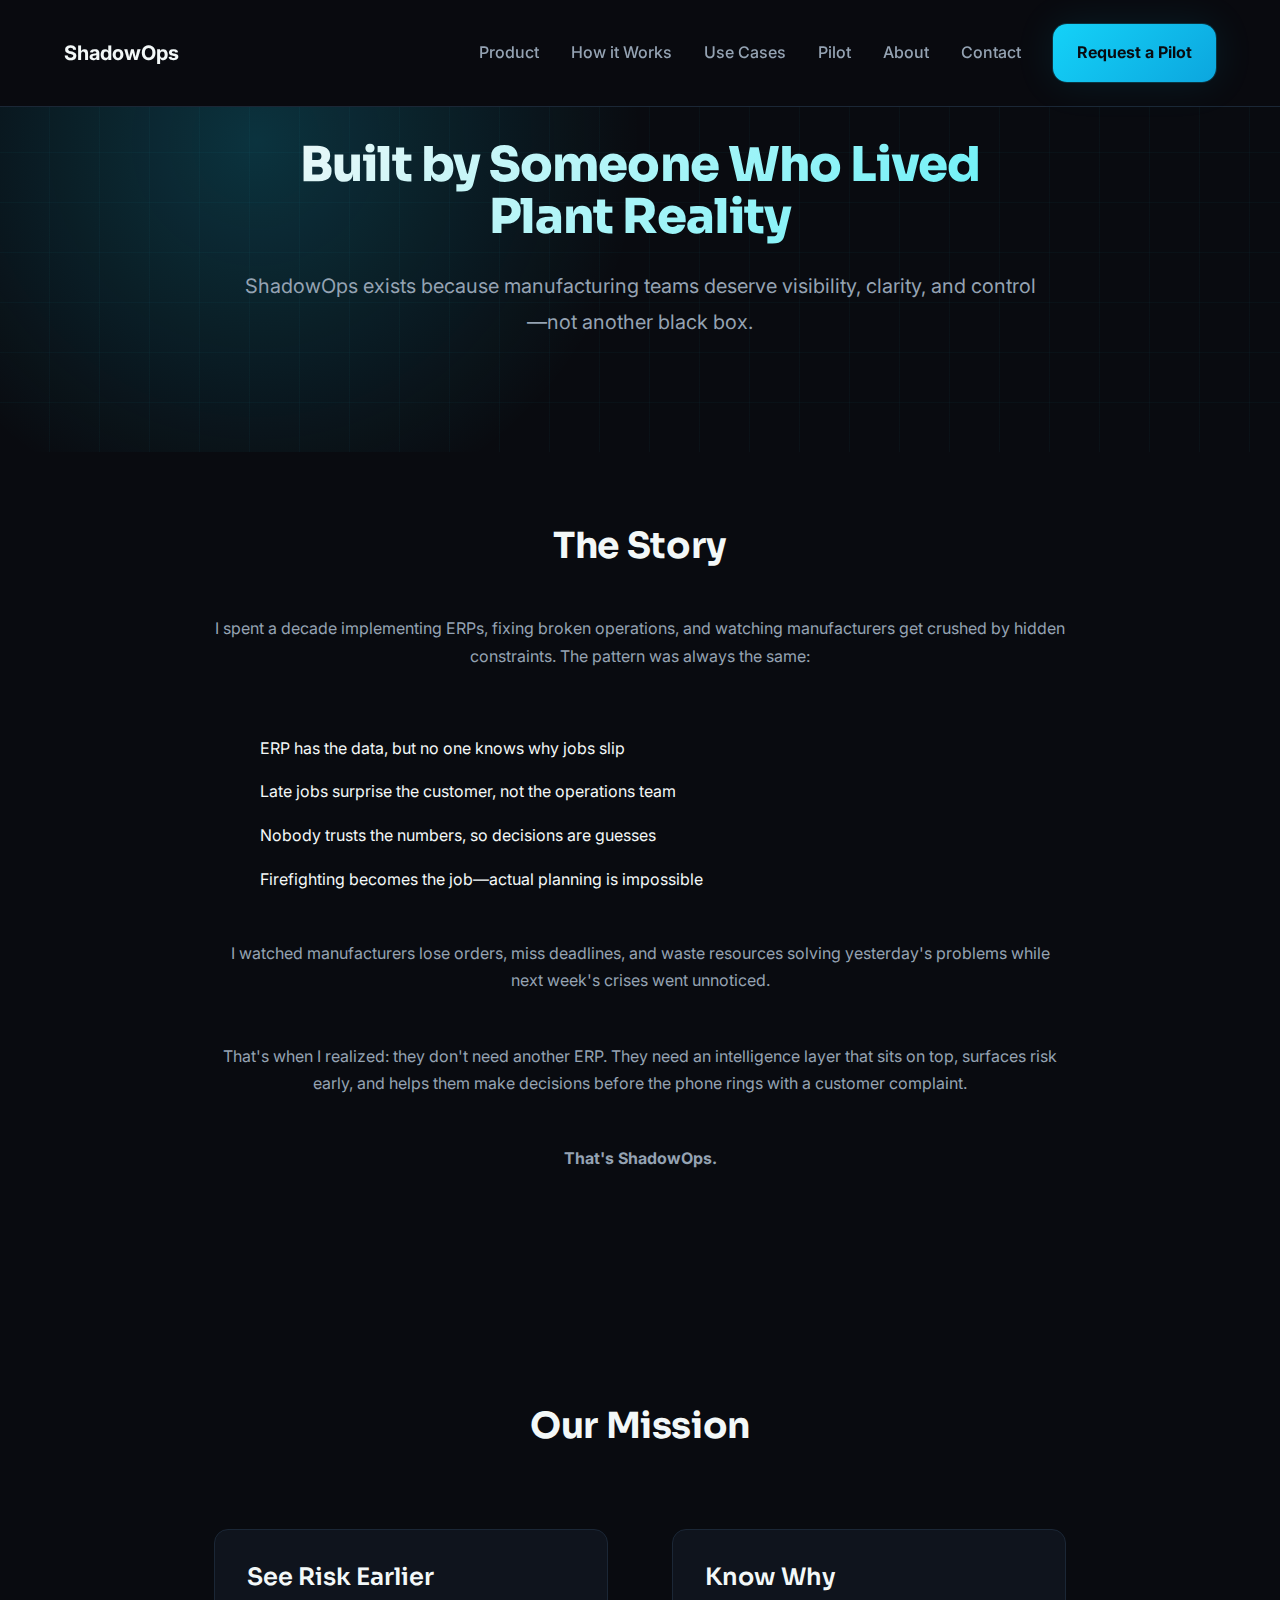
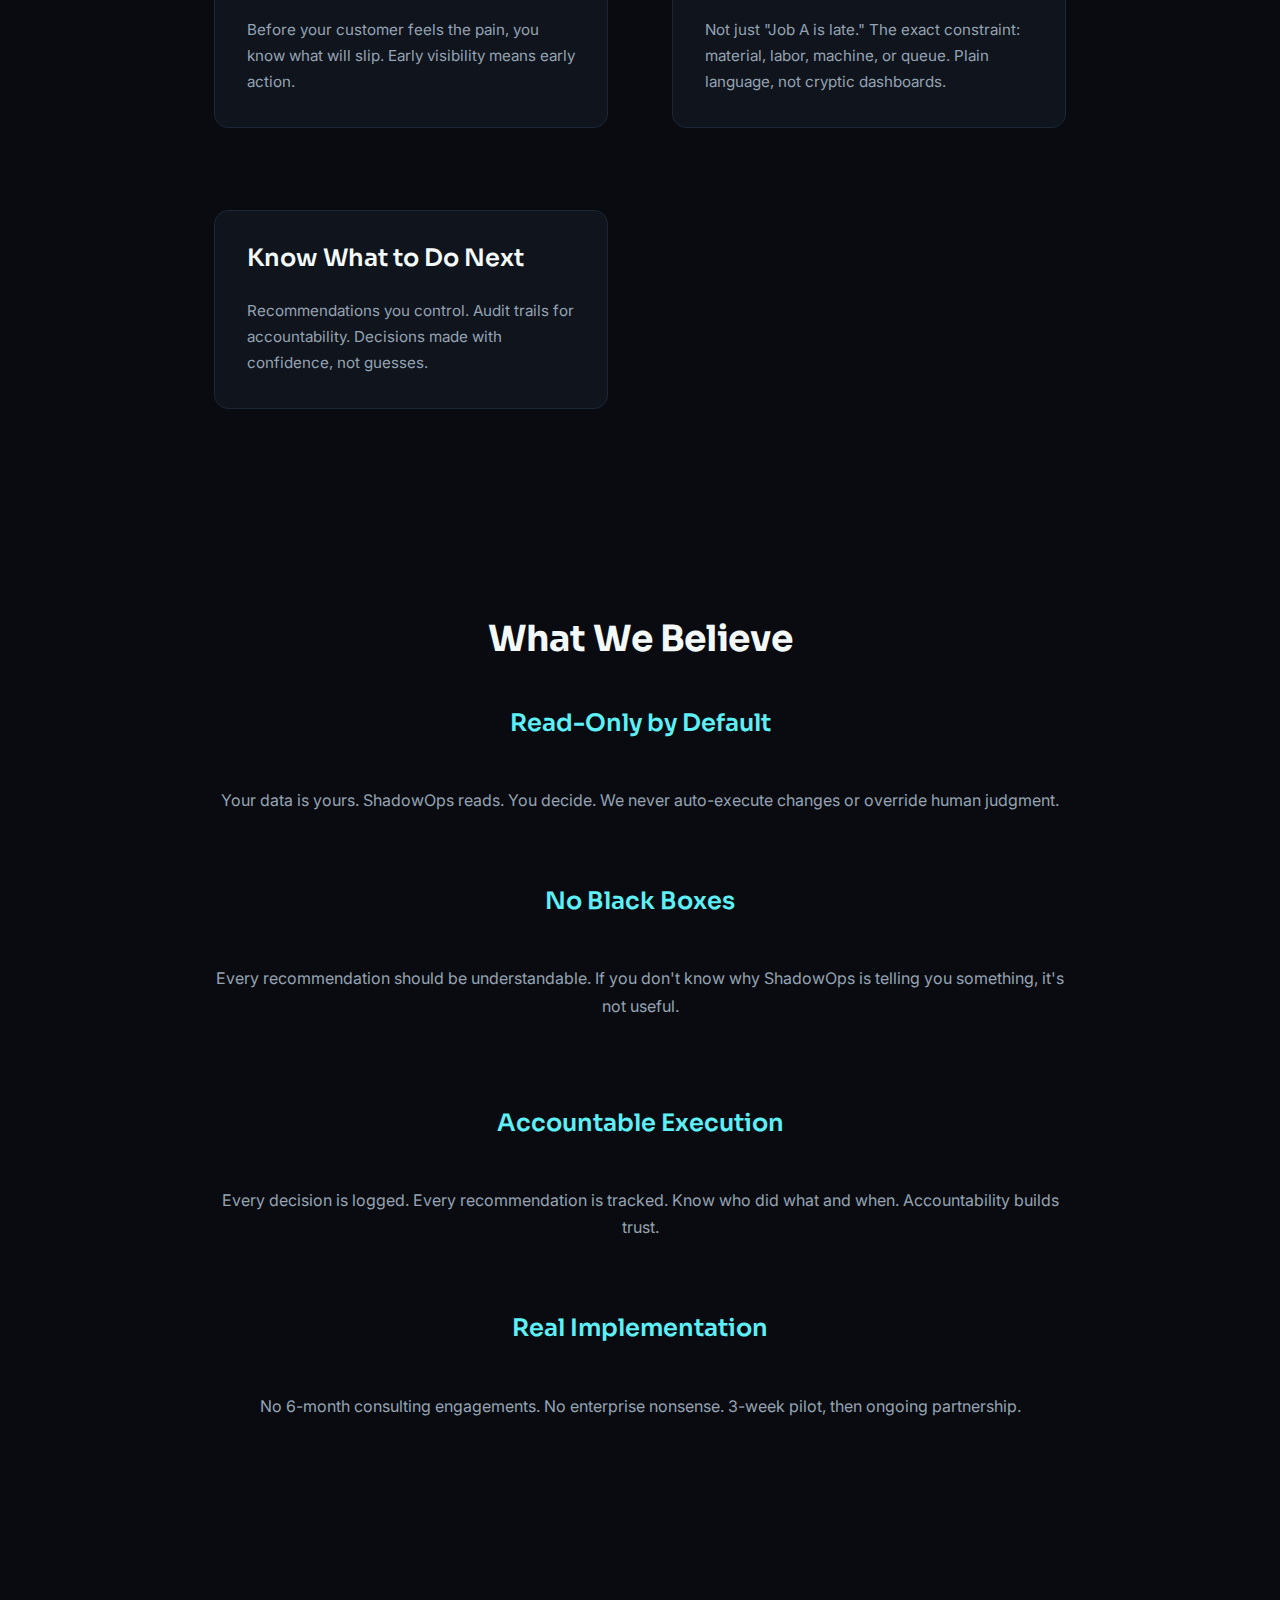
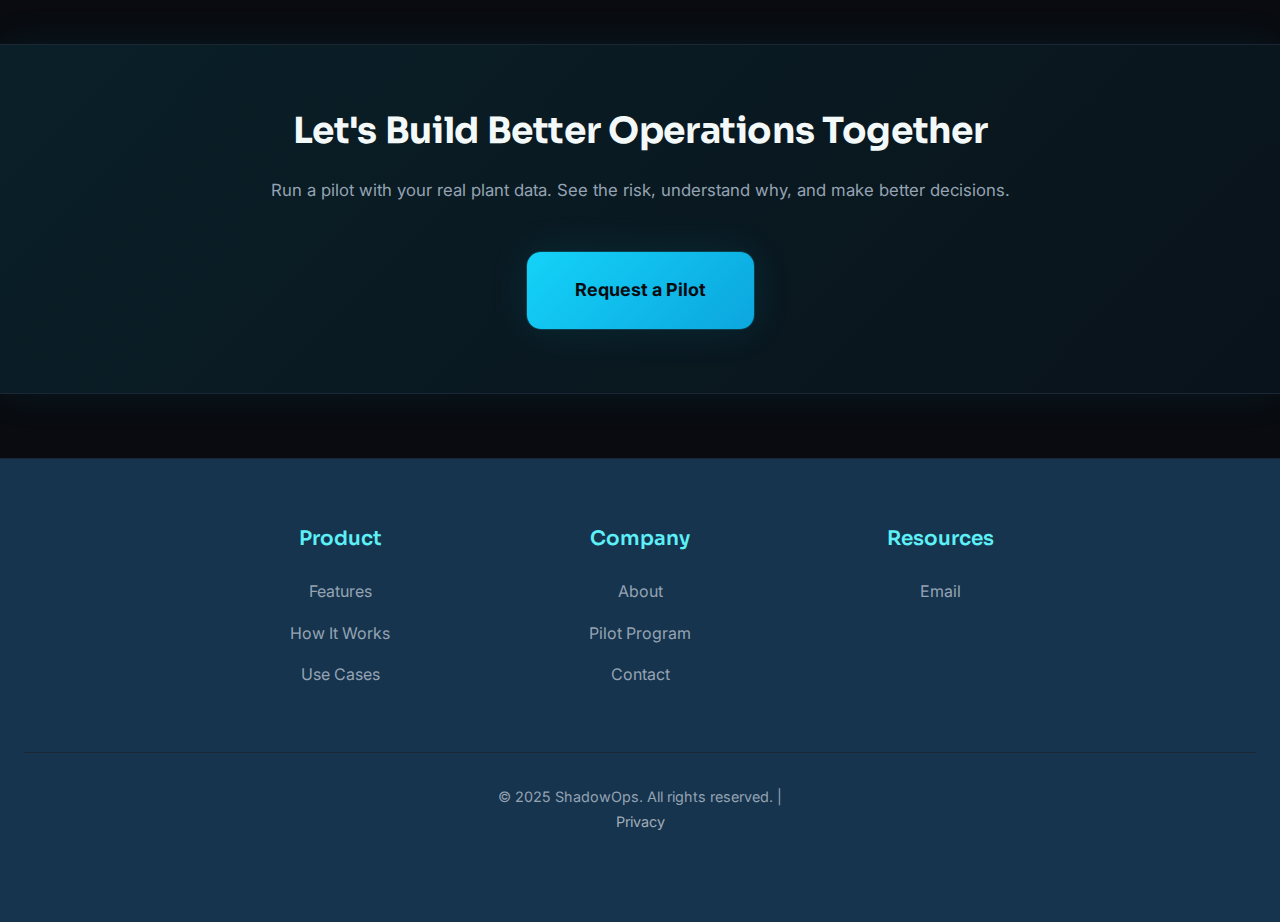
<file: about/index.html>
<!DOCTYPE html>
<html lang="en">
<head>
  <meta charset="UTF-8">
  <meta name="viewport" content="width=device-width, initial-scale=1.0">
  <title>About ShadowOps</title>
  <meta name="description" content="ShadowOps was built by someone who lived plant reality. Mission: fewer surprises, better decisions, accountable execution.">
  <meta property="og:title" content="About ShadowOps">
  <meta property="og:description" content="Our mission and story">
  <meta property="og:type" content="website">
  <link rel="icon" href="/assets/icons/favicon.ico" type="image/x-icon">
  <link rel="stylesheet" href="/styles/main.css">
</head>
<body>
  <header>
    <div class="container">
      <div class="header-content">
        <a href="/" class="logo">ShadowOps</a>
        <nav>
          <a href="/product/">Product</a>
          <a href="/how-it-works/">How it Works</a>
          <a href="/use-cases/">Use Cases</a>
          <a href="/pilot/">Pilot</a>
          <a href="/about/">About</a>
          <a href="/contact/">Contact</a>
          <a href="/pilot/" class="btn btn-primary cta-button">Request a Pilot</a>
        </nav>
      </div>
    </div>
  </header>

  <main>
    <!-- Hero -->
    <section class="hero">
      <div class="container">
        <div class="hero-content">
          <h1>Built by Someone Who Lived Plant Reality</h1>
          <p class="subhead">ShadowOps exists because manufacturing teams deserve visibility, clarity, and control—not another black box.</p>
        </div>
      </div>
    </section>

    <!-- Story -->
    <section>
      <div class="container">
        <h2>The Story</h2>
        <div class="two-column">
          <div class="two-column-left">
            <p>I spent a decade implementing ERPs, fixing broken operations, and watching manufacturers get crushed by hidden constraints. The pattern was always the same:</p>
            <ul class="feature-list">
              <li>ERP has the data, but no one knows why jobs slip</li>
              <li>Late jobs surprise the customer, not the operations team</li>
              <li>Nobody trusts the numbers, so decisions are guesses</li>
              <li>Firefighting becomes the job—actual planning is impossible</li>
            </ul>
          </div>
          <div class="two-column-right">
            <p>I watched manufacturers lose orders, miss deadlines, and waste resources solving yesterday's problems while next week's crises went unnoticed.</p>
            <p>That's when I realized: they don't need another ERP. They need an intelligence layer that sits on top, surfaces risk early, and helps them make decisions before the phone rings with a customer complaint.</p>
            <p><strong>That's ShadowOps.</strong></p>
          </div>
        </div>
      </div>
    </section>

    <!-- Mission -->
    <section style="background-color: var(--bg);">
      <div class="container">
        <h2>Our Mission</h2>
        <div class="cards-grid">
          <div class="card">
            <h3>See Risk Earlier</h3>
            <p>Before your customer feels the pain, you know what will slip. Early visibility means early action.</p>
          </div>
          <div class="card">
            <h3>Know Why</h3>
            <p>Not just "Job A is late." The exact constraint: material, labor, machine, or queue. Plain language, not cryptic dashboards.</p>
          </div>
          <div class="card">
            <h3>Know What to Do Next</h3>
            <p>Recommendations you control. Audit trails for accountability. Decisions made with confidence, not guesses.</p>
          </div>
        </div>
      </div>
    </section>

    <!-- Values -->
    <section>
      <div class="container">
        <h2>What We Believe</h2>
        <div class="two-column">
          <div class="two-column-left">
            <h3>Read-Only by Default</h3>
            <p>Your data is yours. ShadowOps reads. You decide. We never auto-execute changes or override human judgment.</p>
          </div>
          <div class="two-column-right">
            <h3>No Black Boxes</h3>
            <p>Every recommendation should be understandable. If you don't know why ShadowOps is telling you something, it's not useful.</p>
          </div>
        </div>
        <div class="two-column" style="margin-top: var(--space-lg);">
          <div class="two-column-left">
            <h3>Accountable Execution</h3>
            <p>Every decision is logged. Every recommendation is tracked. Know who did what and when. Accountability builds trust.</p>
          </div>
          <div class="two-column-right">
            <h3>Real Implementation</h3>
            <p>No 6-month consulting engagements. No enterprise nonsense. 3-week pilot, then ongoing partnership.</p>
          </div>
        </div>
      </div>
    </section>

    <!-- CTA Band -->
    <section class="cta-band">
      <div class="container">
        <h2>Let's Build Better Operations Together</h2>
        <p>Run a pilot with your real plant data. See the risk, understand why, and make better decisions.</p>
        <a href="/pilot/" class="btn btn-primary btn-large">Request a Pilot</a>
      </div>
    </section>
  </main>

  <footer>
    <div class="container">
      <div>
        <h4>Product</h4>
        <a href="/product/">Features</a>
        <a href="/how-it-works/">How It Works</a>
        <a href="/use-cases/">Use Cases</a>
      </div>
      <div>
        <h4>Company</h4>
        <a href="/about/">About</a>
        <a href="/pilot/">Pilot Program</a>
        <a href="/contact/">Contact</a>
      </div>
      <div>
        <h4>Resources</h4>
        <a href="mailto:hello@shadowops.ai">Email</a>
      </div>
    </div>
    <div class="footer-bottom">
      <p>&copy; 2025 ShadowOps. All rights reserved. | <a href="#" style="color: rgba(255,255,255,0.6);">Privacy</a></p>
    </div>
  </footer>

  <script src="/scripts/main.js"></script>
</body>
</html>
</file>
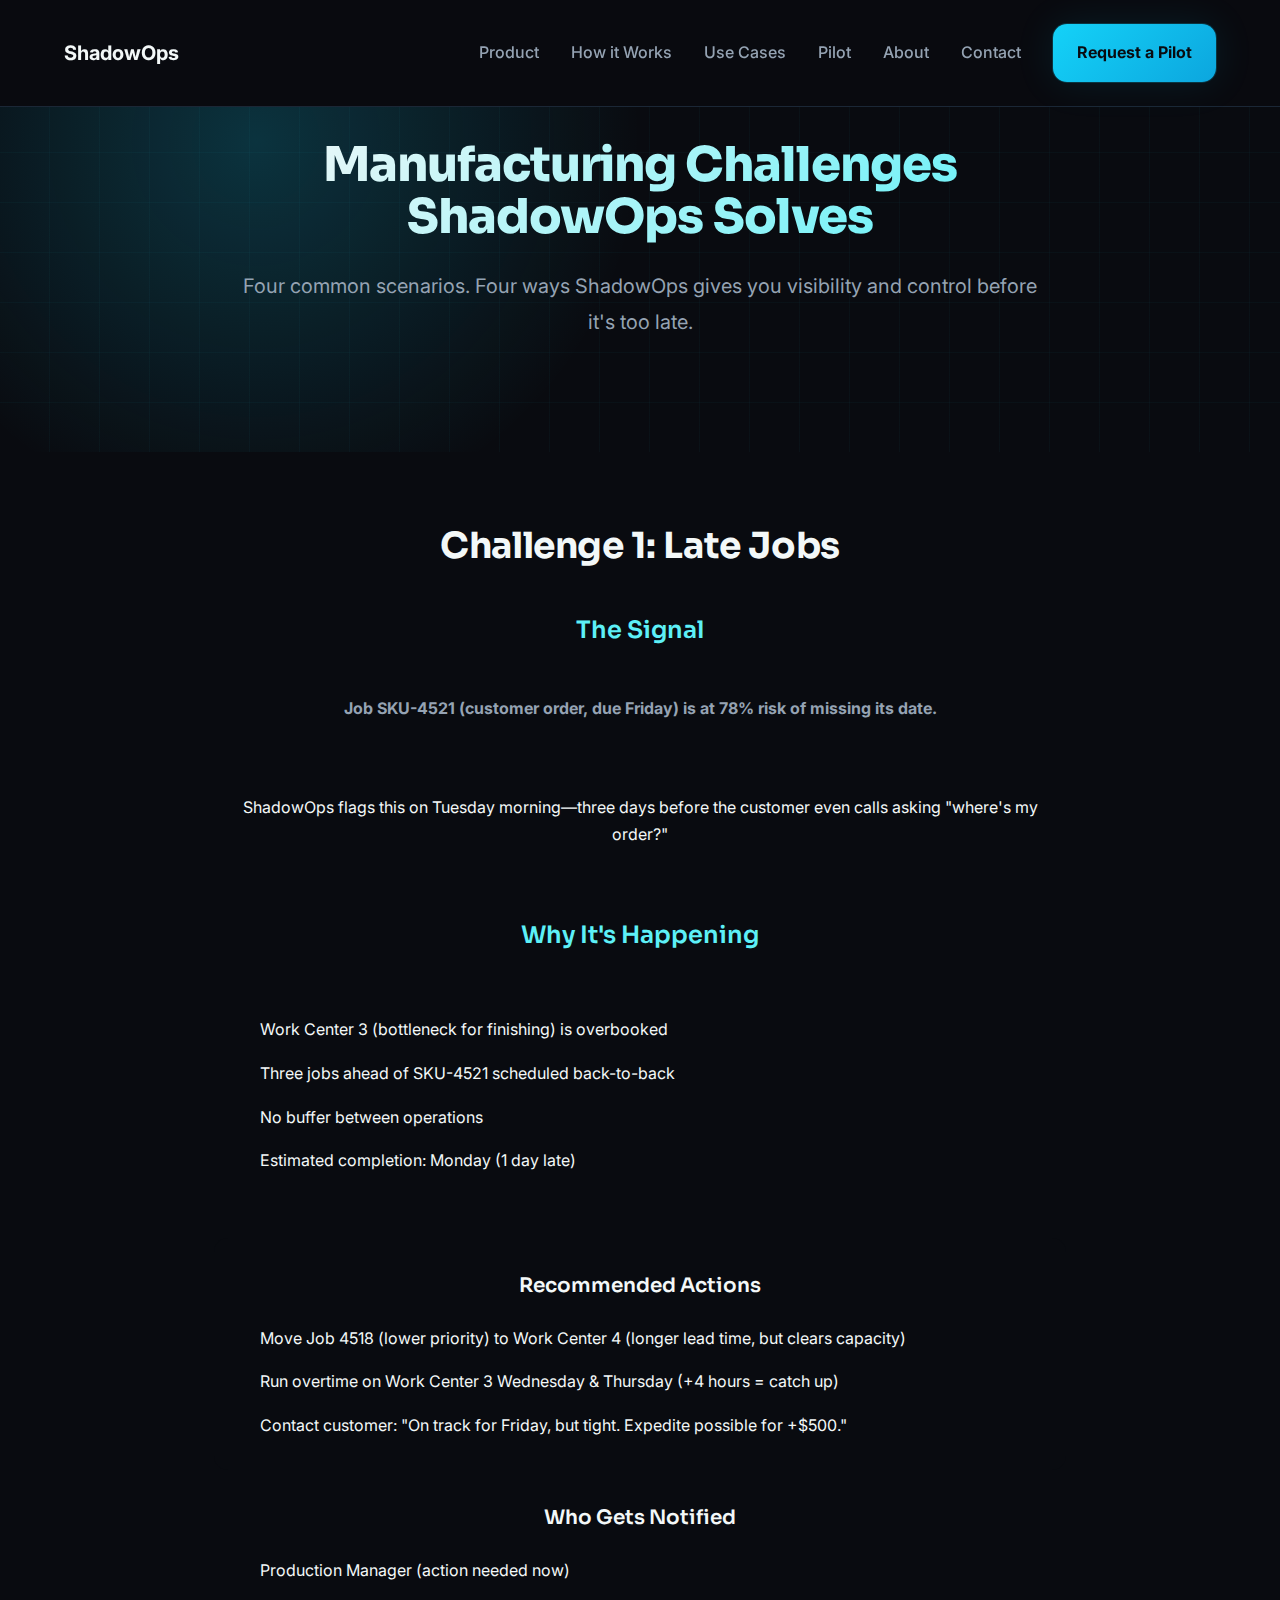
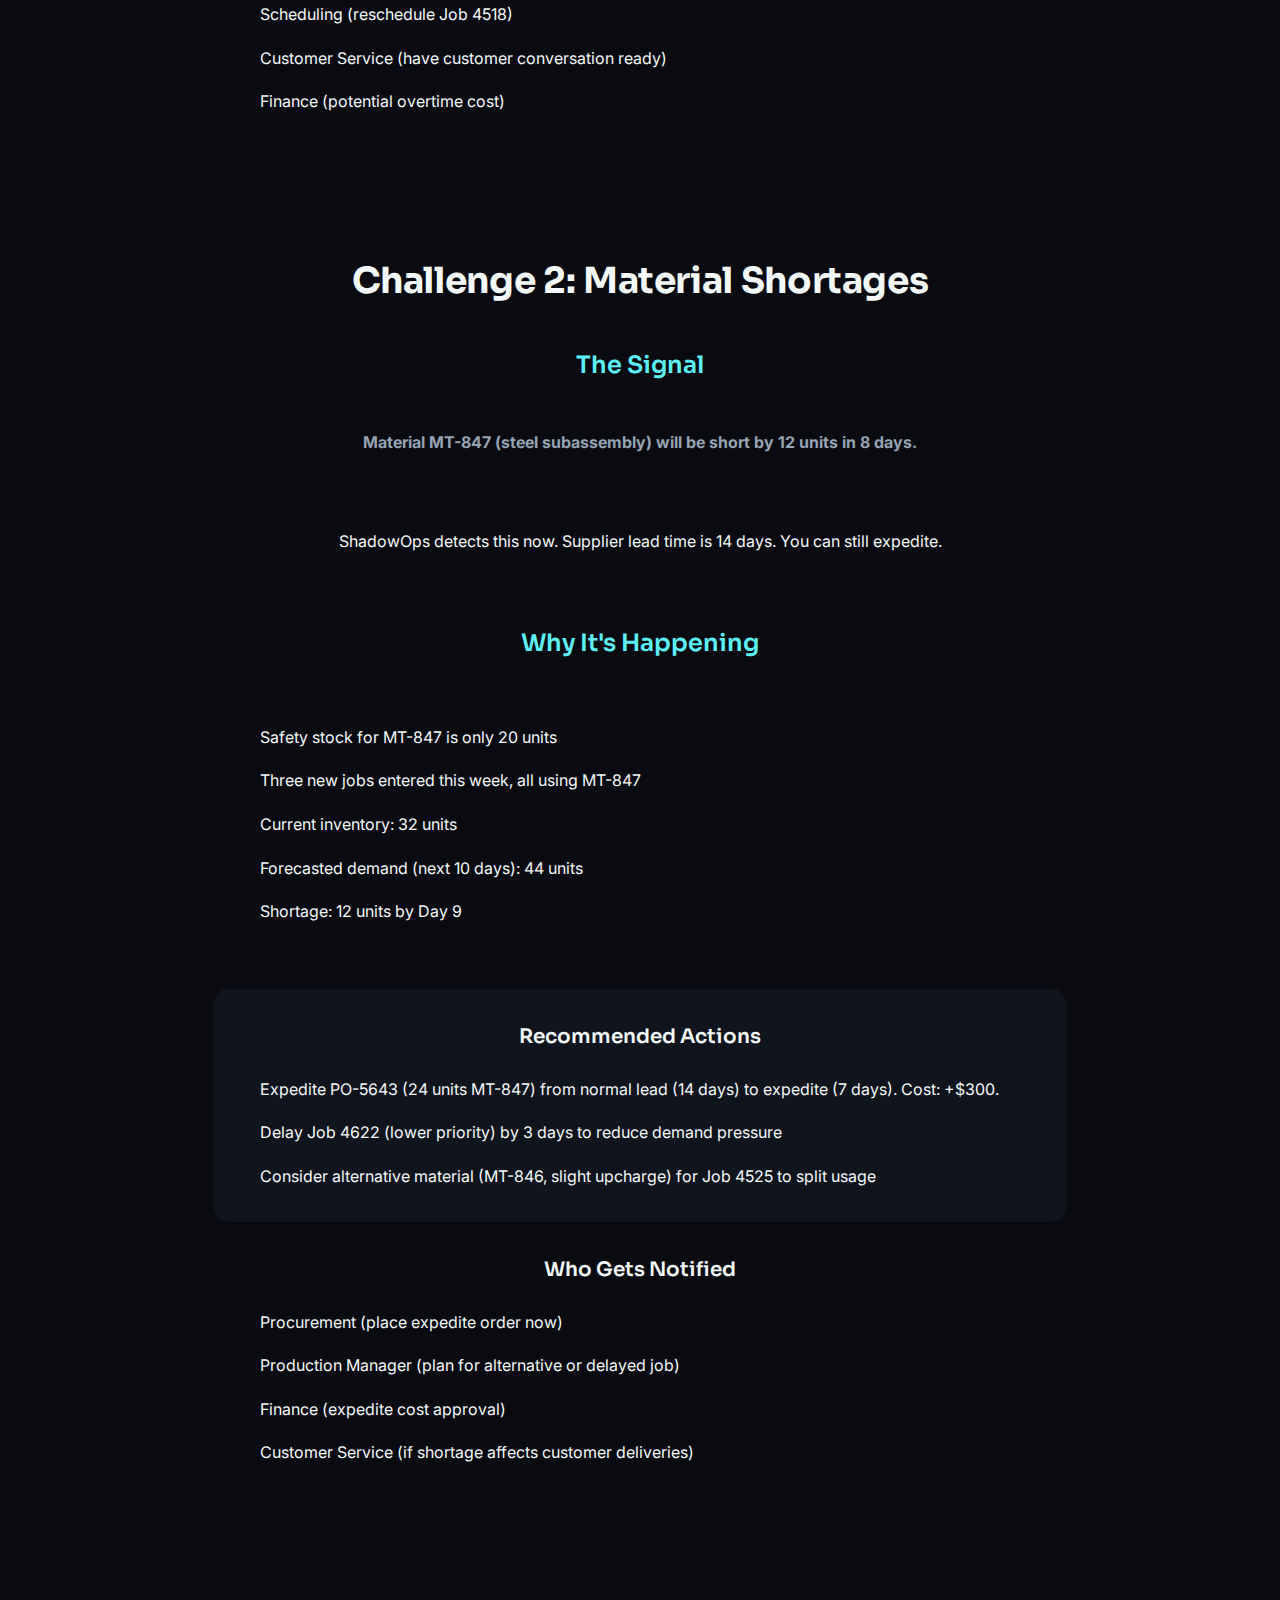
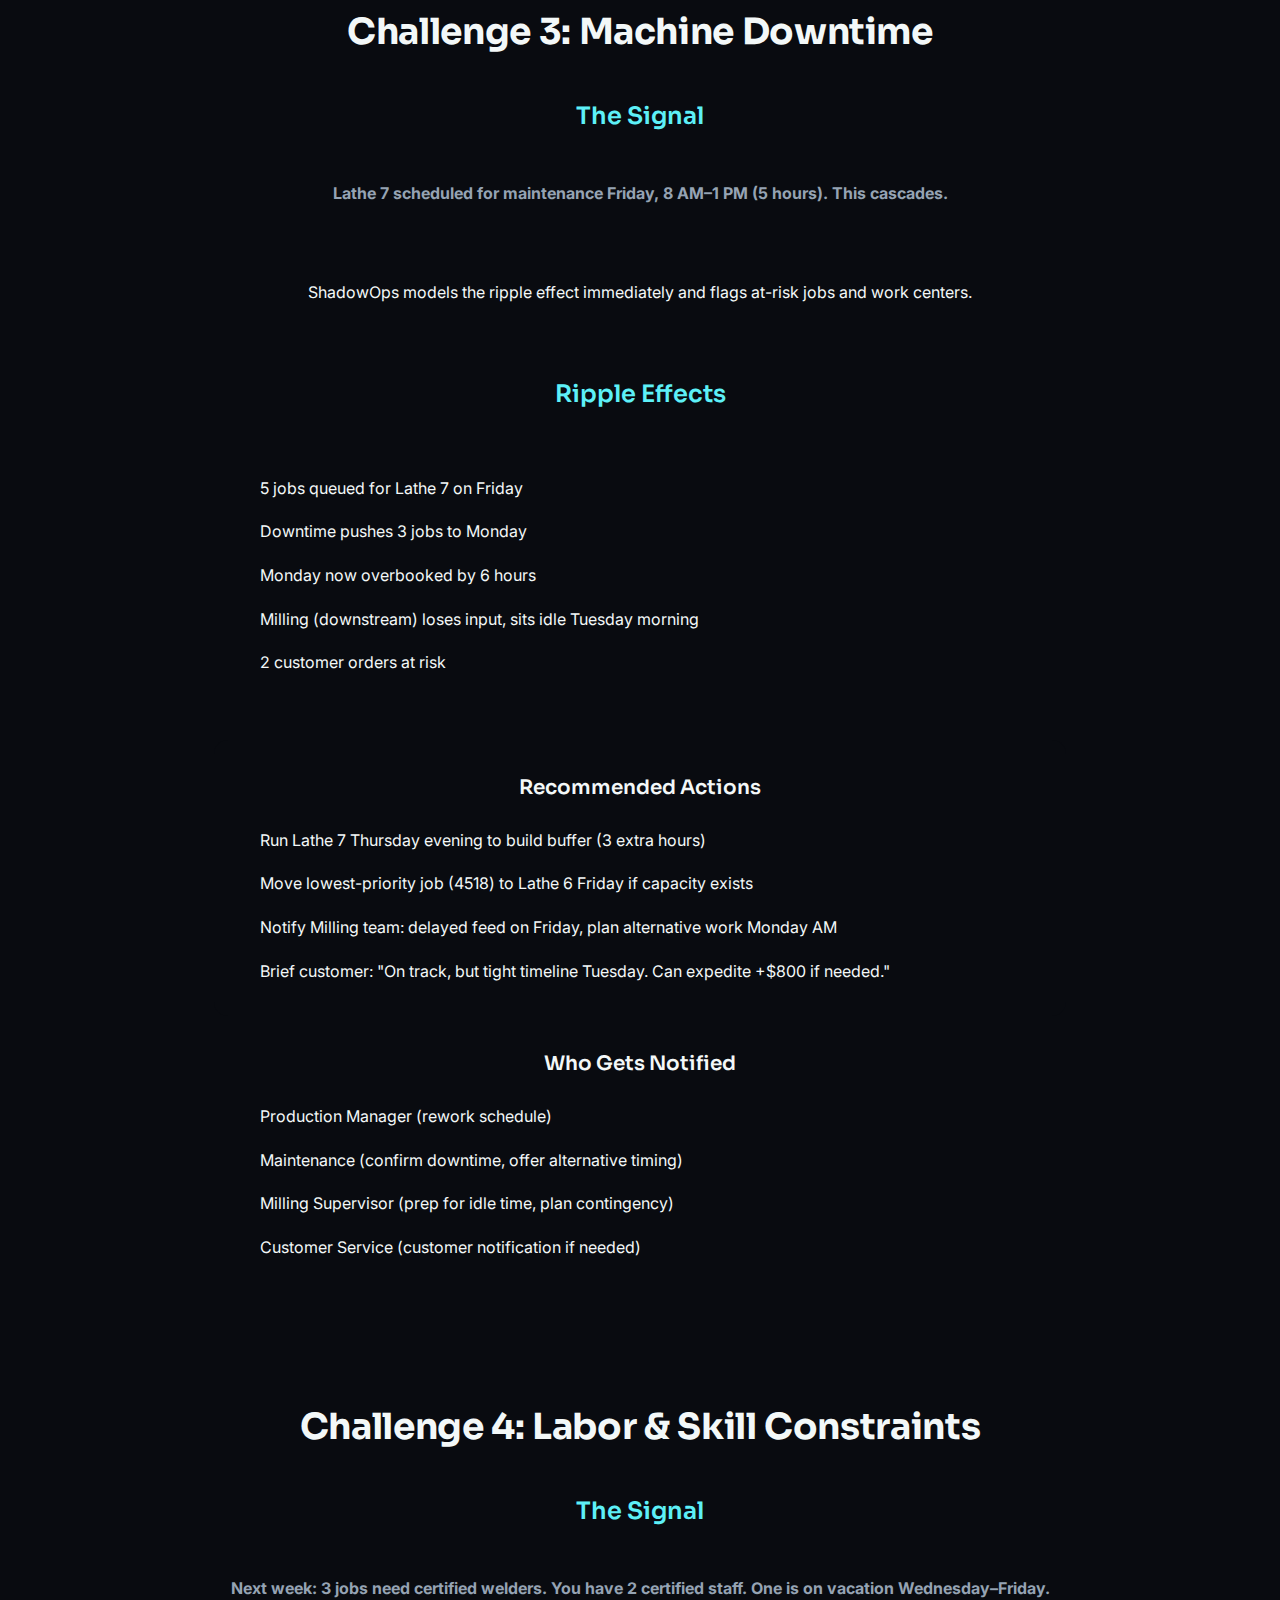
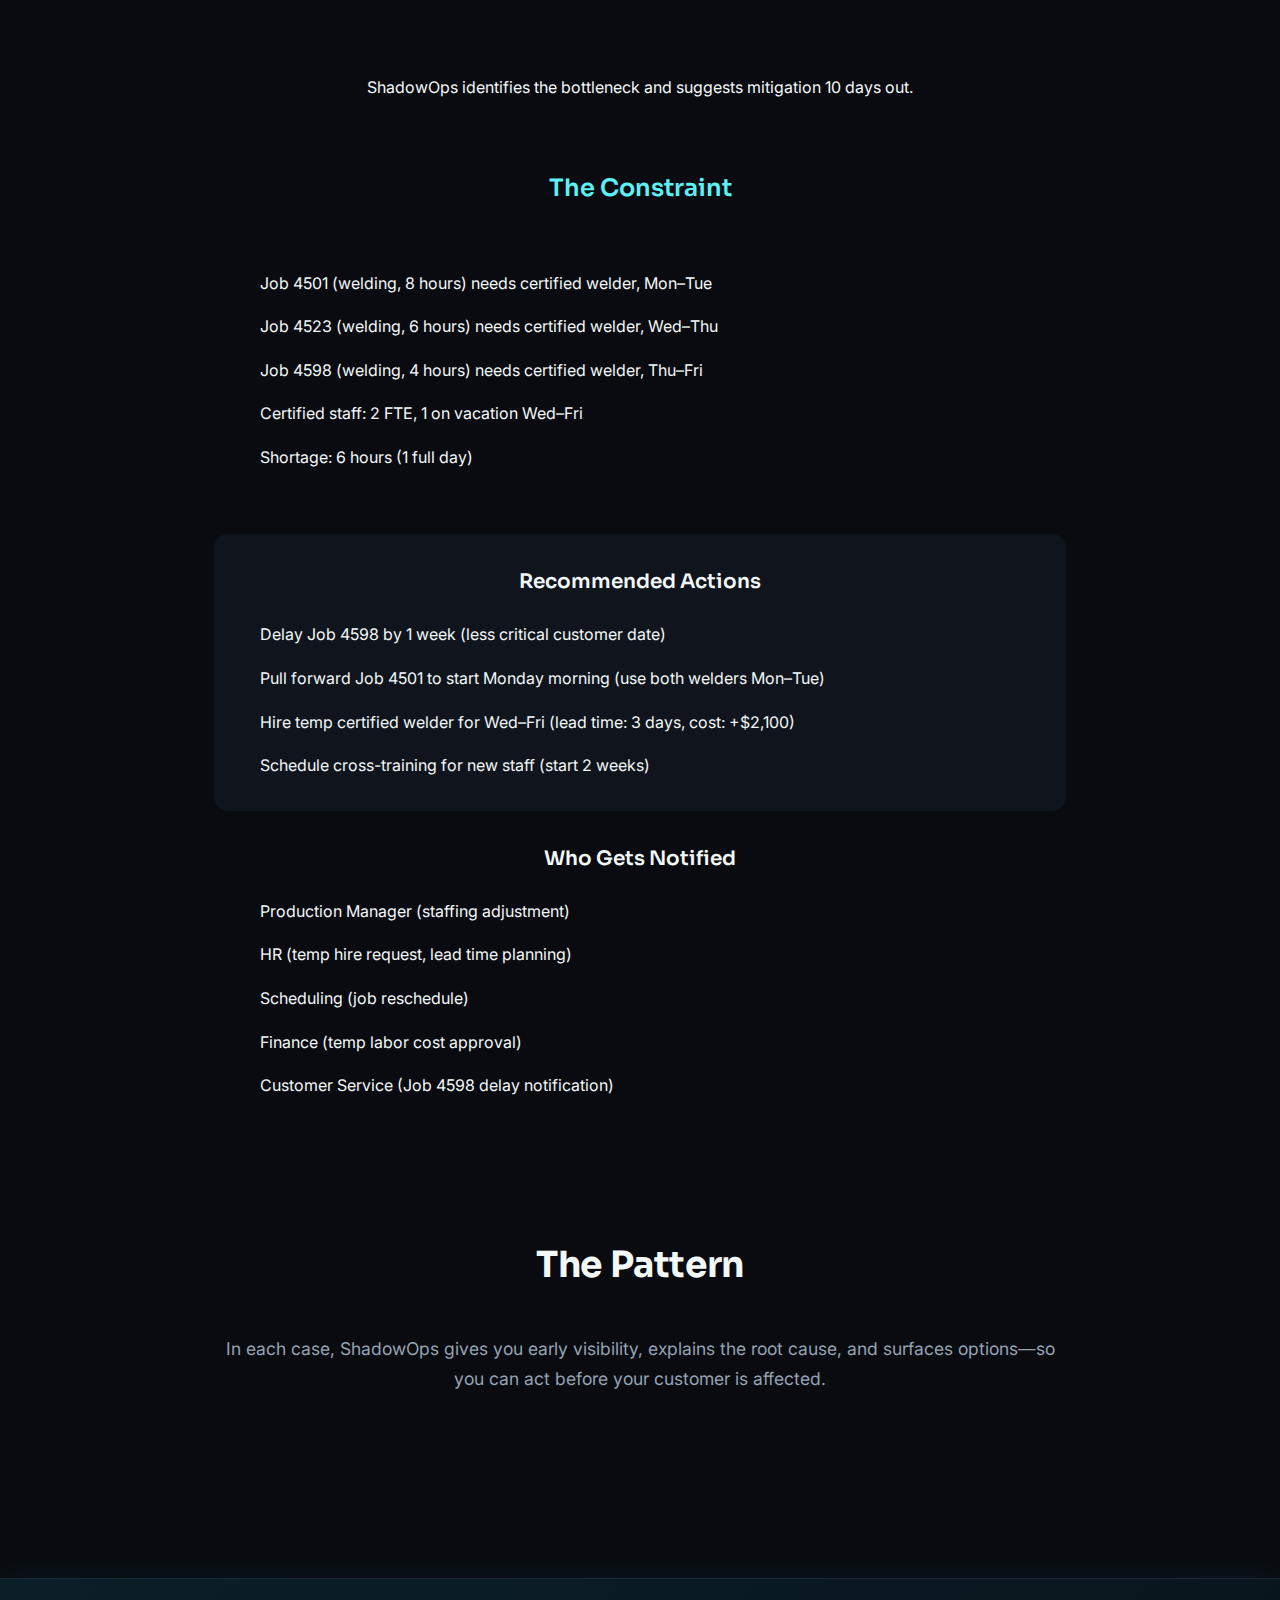
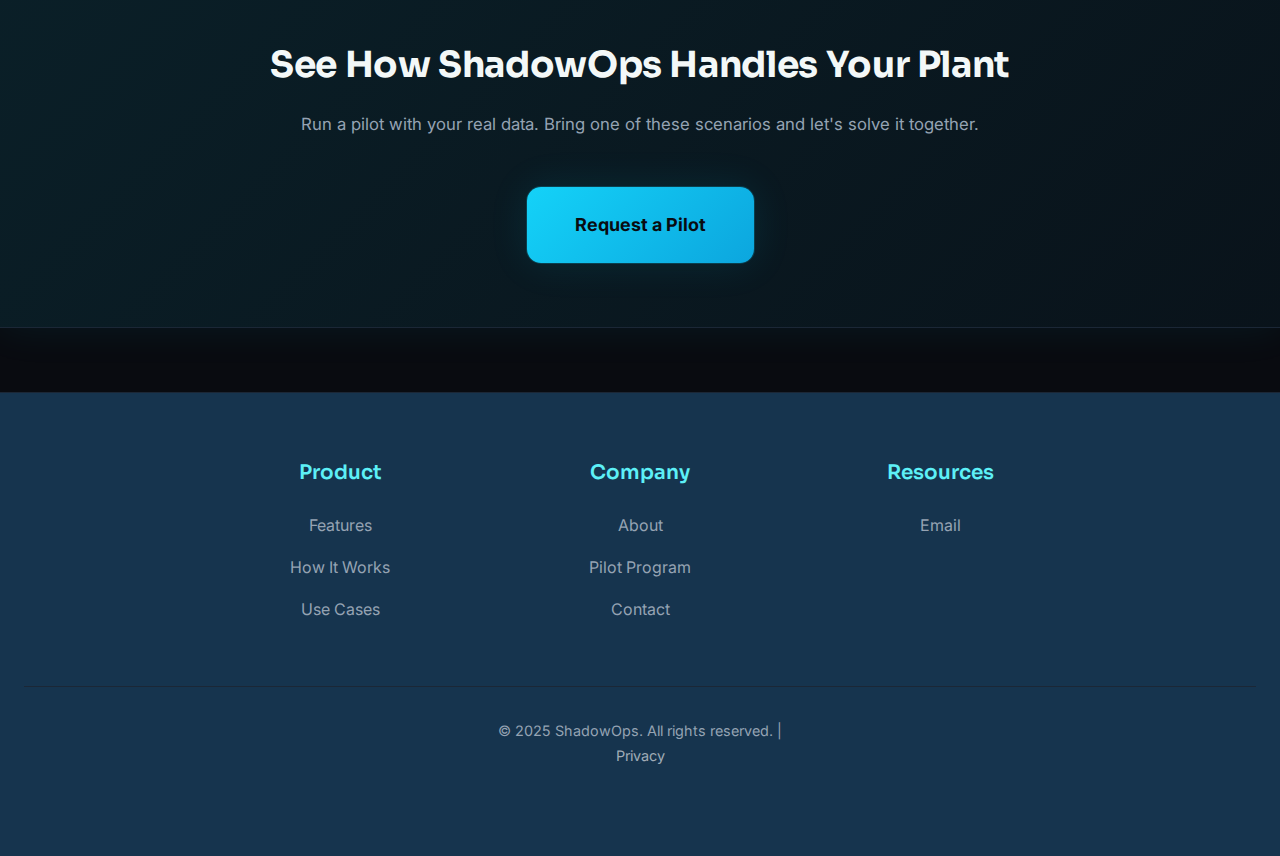
<file: use-cases/index.html>
<!DOCTYPE html>
<html lang="en">
<head>
  <meta charset="UTF-8">
  <meta name="viewport" content="width=device-width, initial-scale=1.0">
  <title>Use Cases - ShadowOps</title>
  <meta name="description" content="See how ShadowOps handles late jobs, material shortages, machine downtime, and labor constraints.">
  <meta property="og:title" content="Use Cases - ShadowOps">
  <meta property="og:description" content="Real manufacturing challenges, solved">
  <meta property="og:type" content="website">
  <link rel="icon" href="/assets/icons/favicon.ico" type="image/x-icon">
  <link rel="stylesheet" href="/styles/main.css">
</head>
<body>
  <header>
    <div class="container">
      <div class="header-content">
        <a href="/" class="logo">ShadowOps</a>
        <nav>
          <a href="/product/">Product</a>
          <a href="/how-it-works/">How it Works</a>
          <a href="/use-cases/">Use Cases</a>
          <a href="/pilot/">Pilot</a>
          <a href="/about/">About</a>
          <a href="/contact/">Contact</a>
          <a href="/pilot/" class="btn btn-primary cta-button">Request a Pilot</a>
        </nav>
      </div>
    </div>
  </header>

  <main>
    <!-- Hero -->
    <section class="hero">
      <div class="container">
        <div class="hero-content">
          <h1>Manufacturing Challenges ShadowOps Solves</h1>
          <p class="subhead">Four common scenarios. Four ways ShadowOps gives you visibility and control before it's too late.</p>
        </div>
      </div>
    </section>

    <!-- Late Jobs -->
    <section id="late-jobs">
      <div class="container">
        <h2>Challenge 1: Late Jobs</h2>
        <div class="two-column">
          <div class="two-column-left">
            <h3>The Signal</h3>
            <p><strong>Job SKU-4521 (customer order, due Friday) is at 78% risk of missing its date.</strong></p>
            <p style="color: var(--text); margin-top: var(--space-md);">ShadowOps flags this on Tuesday morning—three days before the customer even calls asking "where's my order?"</p>
          </div>
          <div class="two-column-right">
            <h3>Why It's Happening</h3>
            <ul class="feature-list">
              <li>Work Center 3 (bottleneck for finishing) is overbooked</li>
              <li>Three jobs ahead of SKU-4521 scheduled back-to-back</li>
              <li>No buffer between operations</li>
              <li>Estimated completion: Monday (1 day late)</li>
            </ul>
          </div>
        </div>
        
        <div style="background: var(--bg); padding: var(--space-lg); border-radius: var(--radius-lg); margin-top: var(--space-lg);">
          <h4>Recommended Actions</h4>
          <ul class="feature-list">
            <li>Move Job 4518 (lower priority) to Work Center 4 (longer lead time, but clears capacity)</li>
            <li>Run overtime on Work Center 3 Wednesday & Thursday (+4 hours = catch up)</li>
            <li>Contact customer: "On track for Friday, but tight. Expedite possible for +$500."</li>
          </ul>
        </div>

        <div style="margin-top: var(--space-lg);">
          <h4>Who Gets Notified</h4>
          <ul class="feature-list">
            <li>Production Manager (action needed now)</li>
            <li>Scheduling (reschedule Job 4518)</li>
            <li>Customer Service (have customer conversation ready)</li>
            <li>Finance (potential overtime cost)</li>
          </ul>
        </div>
      </div>
    </section>

    <!-- Material Shortages -->
    <section id="material-shortages" style="background-color: var(--bg);">
      <div class="container">
        <h2>Challenge 2: Material Shortages</h2>
        <div class="two-column">
          <div class="two-column-left">
            <h3>The Signal</h3>
            <p><strong>Material MT-847 (steel subassembly) will be short by 12 units in 8 days.</strong></p>
            <p style="color: var(--text); margin-top: var(--space-md);">ShadowOps detects this now. Supplier lead time is 14 days. You can still expedite.</p>
          </div>
          <div class="two-column-right">
            <h3>Why It's Happening</h3>
            <ul class="feature-list">
              <li>Safety stock for MT-847 is only 20 units</li>
              <li>Three new jobs entered this week, all using MT-847</li>
              <li>Current inventory: 32 units</li>
              <li>Forecasted demand (next 10 days): 44 units</li>
              <li>Shortage: 12 units by Day 9</li>
            </ul>
          </div>
        </div>

        <div style="background: var(--surface); padding: var(--space-lg); border-radius: var(--radius-lg); margin-top: var(--space-lg);">
          <h4>Recommended Actions</h4>
          <ul class="feature-list">
            <li>Expedite PO-5643 (24 units MT-847) from normal lead (14 days) to expedite (7 days). Cost: +$300.</li>
            <li>Delay Job 4622 (lower priority) by 3 days to reduce demand pressure</li>
            <li>Consider alternative material (MT-846, slight upcharge) for Job 4525 to split usage</li>
          </ul>
        </div>

        <div style="margin-top: var(--space-lg);">
          <h4>Who Gets Notified</h4>
          <ul class="feature-list">
            <li>Procurement (place expedite order now)</li>
            <li>Production Manager (plan for alternative or delayed job)</li>
            <li>Finance (expedite cost approval)</li>
            <li>Customer Service (if shortage affects customer deliveries)</li>
          </ul>
        </div>
      </div>
    </section>

    <!-- Machine Downtime -->
    <section id="machine-downtime">
      <div class="container">
        <h2>Challenge 3: Machine Downtime</h2>
        <div class="two-column">
          <div class="two-column-left">
            <h3>The Signal</h3>
            <p><strong>Lathe 7 scheduled for maintenance Friday, 8 AM–1 PM (5 hours). This cascades.</strong></p>
            <p style="color: var(--text); margin-top: var(--space-md);">ShadowOps models the ripple effect immediately and flags at-risk jobs and work centers.</p>
          </div>
          <div class="two-column-right">
            <h3>Ripple Effects</h3>
            <ul class="feature-list">
              <li>5 jobs queued for Lathe 7 on Friday</li>
              <li>Downtime pushes 3 jobs to Monday</li>
              <li>Monday now overbooked by 6 hours</li>
              <li>Milling (downstream) loses input, sits idle Tuesday morning</li>
              <li>2 customer orders at risk</li>
            </ul>
          </div>
        </div>

        <div style="background: var(--bg); padding: var(--space-lg); border-radius: var(--radius-lg); margin-top: var(--space-lg);">
          <h4>Recommended Actions</h4>
          <ul class="feature-list">
            <li>Run Lathe 7 Thursday evening to build buffer (3 extra hours)</li>
            <li>Move lowest-priority job (4518) to Lathe 6 Friday if capacity exists</li>
            <li>Notify Milling team: delayed feed on Friday, plan alternative work Monday AM</li>
            <li>Brief customer: "On track, but tight timeline Tuesday. Can expedite +$800 if needed."</li>
          </ul>
        </div>

        <div style="margin-top: var(--space-lg);">
          <h4>Who Gets Notified</h4>
          <ul class="feature-list">
            <li>Production Manager (rework schedule)</li>
            <li>Maintenance (confirm downtime, offer alternative timing)</li>
            <li>Milling Supervisor (prep for idle time, plan contingency)</li>
            <li>Customer Service (customer notification if needed)</li>
          </ul>
        </div>
      </div>
    </section>

    <!-- Labor / Skill Constraints -->
    <section id="labor-constraints" style="background-color: var(--bg);">
      <div class="container">
        <h2>Challenge 4: Labor & Skill Constraints</h2>
        <div class="two-column">
          <div class="two-column-left">
            <h3>The Signal</h3>
            <p><strong>Next week: 3 jobs need certified welders. You have 2 certified staff. One is on vacation Wednesday–Friday.</strong></p>
            <p style="color: var(--text); margin-top: var(--space-md);">ShadowOps identifies the bottleneck and suggests mitigation 10 days out.</p>
          </div>
          <div class="two-column-right">
            <h3>The Constraint</h3>
            <ul class="feature-list">
              <li>Job 4501 (welding, 8 hours) needs certified welder, Mon–Tue</li>
              <li>Job 4523 (welding, 6 hours) needs certified welder, Wed–Thu</li>
              <li>Job 4598 (welding, 4 hours) needs certified welder, Thu–Fri</li>
              <li>Certified staff: 2 FTE, 1 on vacation Wed–Fri</li>
              <li>Shortage: 6 hours (1 full day)</li>
            </ul>
          </div>
        </div>

        <div style="background: var(--surface); padding: var(--space-lg); border-radius: var(--radius-lg); margin-top: var(--space-lg);">
          <h4>Recommended Actions</h4>
          <ul class="feature-list">
            <li>Delay Job 4598 by 1 week (less critical customer date)</li>
            <li>Pull forward Job 4501 to start Monday morning (use both welders Mon–Tue)</li>
            <li>Hire temp certified welder for Wed–Fri (lead time: 3 days, cost: +$2,100)</li>
            <li>Schedule cross-training for new staff (start 2 weeks)</li>
          </ul>
        </div>

        <div style="margin-top: var(--space-lg);">
          <h4>Who Gets Notified</h4>
          <ul class="feature-list">
            <li>Production Manager (staffing adjustment)</li>
            <li>HR (temp hire request, lead time planning)</li>
            <li>Scheduling (job reschedule)</li>
            <li>Finance (temp labor cost approval)</li>
            <li>Customer Service (Job 4598 delay notification)</li>
          </ul>
        </div>
      </div>
    </section>

    <!-- Pattern -->
    <section>
      <div class="container">
        <h2>The Pattern</h2>
        <p style="text-align: center; font-size: 1.1rem; margin-bottom: var(--space-xl);">In each case, ShadowOps gives you early visibility, explains the root cause, and surfaces options—so you can act before your customer is affected.</p>
      </div>
    </section>

    <!-- CTA Band -->
    <section class="cta-band">
      <div class="container">
        <h2>See How ShadowOps Handles Your Plant</h2>
        <p>Run a pilot with your real data. Bring one of these scenarios and let's solve it together.</p>
        <a href="/pilot/" class="btn btn-primary btn-large">Request a Pilot</a>
      </div>
    </section>
  </main>

  <footer>
    <div class="container">
      <div>
        <h4>Product</h4>
        <a href="/product/">Features</a>
        <a href="/how-it-works/">How It Works</a>
        <a href="/use-cases/">Use Cases</a>
      </div>
      <div>
        <h4>Company</h4>
        <a href="/about/">About</a>
        <a href="/pilot/">Pilot Program</a>
        <a href="/contact/">Contact</a>
      </div>
      <div>
        <h4>Resources</h4>
        <a href="mailto:hello@shadowops.ai">Email</a>
      </div>
    </div>
    <div class="footer-bottom">
      <p>&copy; 2025 ShadowOps. All rights reserved. | <a href="#" style="color: rgba(255,255,255,0.6);">Privacy</a></p>
    </div>
  </footer>

  <script src="/scripts/main.js"></script>
</body>
</html>
</file>
<file: styles/main.css>
/* Design System & Global Styles */
@import url('https://fonts.googleapis.com/css2?family=Sora:wght@600;700;800&family=Inter:wght@400;500;600;700&display=swap');

:root {
  /* Brand Colors */
  --bg: #090B10;
  --surface: #0F141D;
  --border: #1B2736;
  --text: #F3F8F8;
  --muted: #95A3B3;
  
  /* Navy Tones */
  --navy: #16344E;
  --steel: #1B4C68;
  --ocean: #116298;
  
  /* Accent - Electric Cyan */
  --accent: #14D2F8;
  --accent2: #0CA6DE;
  --ice: #5DF0F7;
  
  /* Effects */
  --error: #EF4444;
  --shadowGlow: 0 0 0 1px rgba(20,210,248,.18), 0 0 40px rgba(20,210,248,.10);
  /* Typography */
  --font-sans: -apple-system, BlinkMacSystemFont, "Segoe UI", Roboto, "Helvetica Neue", Arial, sans-serif;
  
  /* Spacing */
  --space-xs: 0.5rem;
  --space-sm: 1rem;
  --space-md: 1.5rem;
  --space-lg: 2rem;
  --space-xl: 3rem;
  --space-2xl: 4rem;
  
  /* Border Radius */
  --radius-sm: 4px;
  --radius-md: 8px;
  --radius-lg: 14px;
  
  /* Max Width */
  --max-width: 1200px;
  
  /* Shadows */
  --shadow-sm: 0 1px 2px rgba(0,0,0,0.05);
  --shadow-md: 0 4px 12px rgba(0,0,0,0.08);

* {
  margin: 0;
  padding: 0;
  box-sizing: border-box;
}

html {
  scroll-behavior: smooth;
}

body {
  font-family: 'Inter', var(--font-sans);
  background-color: var(--bg);
  color: var(--text);
  line-height: 1.6;
  font-size: 16px;
  text-align: center;
}

/* Typography */

h1 {
  font-family: 'Sora', sans-serif;
  font-size: 3rem;
  font-weight: 800;
  line-height: 1.1;
  margin-bottom: var(--space-md);
  letter-spacing: -0.02em;
}

h2 {
  font-family: 'Sora', sans-serif;
  font-size: 2.25rem;
  font-weight: 700;
  line-height: 1.2;
  margin-bottom: var(--space-md);
  letter-spacing: -0.01em;
}

h3 {
  font-family: 'Sora', sans-serif;
  font-size: 1.5rem;
  font-weight: 600;
  line-height: 1.3;
  margin-bottom: var(--space-md);
}

h4 {
  font-family: 'Sora', sans-serif;
  font-size: 1.25rem;
  font-weight: 600;
  margin-bottom: var(--space-md);
}

.section-title {
  font-size: 1.85rem;
  font-weight: 700;
  letter-spacing: -0.01em;
  margin-bottom: var(--space-lg);
  text-align: center;
}

p {
  margin-bottom: var(--space-md);
  color: var(--muted);
  line-height: 1.7;
  text-align: center;
}

a {
  color: var(--accent);
  text-decoration: none;
  transition: opacity 0.2s ease;
}

a:hover {
  opacity: 0.8;
}

a:focus {
  outline: 2px solid var(--accent);
  outline-offset: 2px;
}

/* Container */

.container {
  width: min(900px, 92vw);
  margin: 0 auto;
  padding: 0 var(--space-md);
  text-align: center;
}

.page {
  width: 100%;
}

/* Header & Navigation */

header {
  background-color: rgba(9,11,16,.65);
  backdrop-filter: blur(8px);
  border-bottom: 1px solid var(--border);
  position: sticky;
  top: 0;
  z-index: 100;
}

header .container {
  width: min(1200px, 94vw);
}

.header-content {
  display: flex;
  justify-content: space-between;
  align-items: center;
  padding: var(--space-md) 0;
}

.logo {
  display: flex;
  align-items: center;
  gap: var(--space-sm);
  font-size: 1.25rem;
  font-weight: 700;
  color: var(--text);
  text-decoration: none;
}

.logo img {
  height: 40px;
  width: auto;
}

.logo:hover {
  opacity: 0.8;
}

nav {
  display: flex;
  gap: var(--space-lg);
  align-items: center;
}

nav a {
  color: var(--muted);
  font-weight: 500;
  transition: color 0.2s ease;
  text-decoration: none;
}

nav a:hover {
  color: var(--accent);
}

nav a:focus {
  outline: 2px solid var(--accent);
  outline-offset: 4px;
}

.cta-button {
  margin-left: auto;
}

/* Brand image sizing (fix overflow and broken icon sizing) */
.brand img {
  width: 36px;
  height: 36px;
  object-fit: contain;
}

/* Body scroll lock for overlays */
.no-scroll {
  overflow: hidden;
}

/* Mobile menu default (hidden on desktop) */
.mobile-menu {
  display: none;
}

/* Mobile Menu Toggle */
.menu-toggle {
  display: none;
  align-items: center;
  justify-content: center;
  background: transparent;
  color: var(--text);
  border: 1px solid var(--border);
  border-radius: var(--radius-md);
  padding: var(--space-xs);
  height: 40px;
  width: 44px;
  cursor: pointer;
}

.menu-toggle:hover {
  border-color: var(--accent2);
}

.menu-toggle:focus {
  outline: 2px solid var(--accent);
  outline-offset: 2px;
}

/* Buttons */

.btn {
  display: inline-block;
  padding: var(--space-sm) var(--space-md);
  border-radius: var(--radius-lg);
  font-weight: 600;
  text-align: center;
  cursor: pointer;
  transition: all 0.2s ease;
  border: none;
  text-decoration: none;
  font-size: 1rem;
  font-family: 'Inter', var(--font-sans);
}

.btn-primary {
  background: linear-gradient(135deg, var(--accent) 0%, var(--accent2) 100%);
  color: var(--bg);
  font-weight: 700;
  box-shadow: var(--shadowGlow);
}

.btn-primary:hover {
  box-shadow: 0 0 0 1px rgba(20,210,248,.3), 0 0 60px rgba(20,210,248,.18);
  transform: translateY(-2px);
}

.btn-primary:focus {
  outline: 2px solid var(--accent);
  outline-offset: 2px;
}

.btn-secondary {
  background-color: transparent;
  color: var(--accent);
  border: 1.5px solid var(--accent);
  box-shadow: inset var(--shadowGlow);
}

.btn-secondary:hover {
  border-color: var(--ice);
  color: var(--ice);
  box-shadow: 0 0 0 1px rgba(20,210,248,.3), inset 0 0 40px rgba(20,210,248,.05);
  transform: translateY(-2px);
}

.btn-secondary:focus {
  outline: 2px solid var(--accent);
  outline-offset: 2px;
}

.btn-large {
  padding: var(--space-md) var(--space-xl);
  font-size: 1.125rem;
}

/* Hero Section */

.hero {
  background: 
    radial-gradient(700px circle at 20% 10%, rgba(20,210,248,.20), transparent 55%),
    repeating-linear-gradient(
      90deg,
      transparent,
      transparent 49px,
      rgba(20,210,248,.03) 49px,
      rgba(20,210,248,.03) 50px
    ),
    repeating-linear-gradient(
      0deg,
      transparent,
      transparent 49px,
      rgba(20,210,248,.03) 49px,
      rgba(20,210,248,.03) 50px
    );
  padding: var(--space-2xl) var(--space-md);
  text-align: center;
}

.hero-content {
  max-width: 800px;
  margin: 0 auto;
}

.hero h1 {
  color: var(--text);
  margin-bottom: var(--space-md);
  background: linear-gradient(135deg, var(--text) 0%, var(--ice) 100%);
  -webkit-background-clip: text;
  -webkit-text-fill-color: transparent;
  background-clip: text;
}

.hero .subhead {
  font-size: 1.25rem;
  color: var(--muted);
  margin-bottom: var(--space-xl);
  line-height: 1.8;
}

.hero-logo {
  max-width: 300px;
  height: auto;
  margin: 0 auto var(--space-xl);
  filter: drop-shadow(0 0 40px rgba(20,210,248,.15));
}

.hero-buttons {
  display: flex;
  gap: var(--space-md);
  justify-content: center;
  flex-wrap: wrap;
}

/* Sections */

section {
  padding: 72px var(--space-md);
  text-align: center;
}

section:first-of-type {
  padding-top: 2rem;
}

section.compact {
  padding: 56px var(--space-md);
}

section h2 {
  text-align: center;
  margin-bottom: var(--space-xl);
  margin-left: auto;
  margin-right: auto;
}

.section-subtitle {
  width: min(760px, 92vw);
  margin: 10px auto 0;
  color: var(--muted);
  line-height: 1.7;
  text-align: center;
}

section > .container > p {
  text-align: center;
  max-width: 880px;
  margin-left: auto;
  margin-right: auto;
  margin-bottom: var(--space-xl);
  line-height: 1.7;
}

/* Force section headings and lead text to center */
section h2,
section h2 + p,
section .section-lead {
  text-align: center !important;
  margin-left: auto;
  margin-right: auto;
}

/* Cards Grid */

.cards-grid {
  display: grid;
  grid-template-columns: repeat(auto-fit, minmax(300px, 1fr));
  gap: var(--space-2xl);
  margin: var(--space-2xl) 0;
}

.card {
  background-color: var(--surface);
  border: 1px solid var(--border);
  border-radius: var(--radius-lg);
  padding: var(--space-lg);
  transition: all 0.2s ease;
  width: 100%;
  max-width: 900px;
  margin: 18px auto 0;
  text-align: left;
}

.card:hover {
  border-color: rgba(20,210,248,.3);
  box-shadow: var(--shadowGlow);
  transform: translateY(-4px);
  background-color: rgba(15,20,29,.8);
}

.card h3 {
  color: var(--text);
  margin-bottom: var(--space-md);
}

.card p {
  margin-bottom: 0;
  font-size: 0.95rem;
  color: var(--muted);
  line-height: 1.7;
  text-align: left;
  width: 100%;
  max-width: 900px;
  margin: 18px auto 0;
  text-align: left;
}

/* Panels (reusable content blocks) */

.panel {
  background: var(--surface);
  border: 1px solid var(--border);
  border-radius: var(--radius-lg);
  padding: var(--space-lg);
  box-shadow: var(--shadowGlow);
}

.panel-soft {
  background: var(--bg);
  border-color: rgba(20,210,248,.2);
  box-shadow: none;
}

.panel + .panel {
  margin-top: var(--space-lg);
}

.card-icon {
  width: 48px;
  height: 48px;
  background: linear-gradient(135deg, rgba(20,210,248,.2) 0%, rgba(12,166,222,.1) 100%);
  border: 1px solid rgba(20,210,248,.3);
  border-radius: var(--radius-lg);
  display: flex;
  align-items: center;
  justify-content: center;
  color: var(--ice);
  font-size: 1.5rem;
  margin-bottom: var(--space-md);
}

/* Three Column Grid (e.g., How it Works) */

.steps-grid {
  display: grid;
  grid-template-columns: repeat(auto-fit, minmax(250px, 1fr));
  gap: var(--space-2xl);
  margin: var(--space-2xl) 0;
}

.step {
  text-align: center;
}

.step h3 {
  margin-bottom: var(--space-md);
}

.step p {
  text-align: center;
  color: var(--muted);
  line-height: 1.7;
}

.step-number {
  display: inline-block;
  width: 48px;
  height: 48px;
  background: linear-gradient(135deg, var(--accent) 0%, var(--accent2) 100%);
  color: var(--bg);
  border-radius: 50%;
  display: flex;
  align-items: center;
  justify-content: center;
  font-weight: 700;
  font-size: 1.5rem;
  margin-bottom: var(--space-md);
  box-shadow: var(--shadowGlow);
}

/* CTA Band */

.cta-band {
  background: linear-gradient(135deg, rgba(20,210,248,.1) 0%, rgba(12,166,222,.05) 100%);
  border-top: 1px solid var(--border);
  border-bottom: 1px solid var(--border);
  color: var(--text);
  padding: 4rem var(--space-md);
  text-align: center;
  margin-top: 4rem;
  box-shadow: 0 0 40px rgba(20,210,248,.08);
}

.cta-band h2 {
  color: var(--text);
  margin-bottom: var(--space-md);
}

.cta-band p {
  color: var(--muted);
  margin-bottom: var(--space-xl);
  max-width: 600px;
  margin-left: auto;
  margin-right: auto;
  font-size: 1.05rem;
  line-height: 1.7;
}

.cta-band .btn-primary {
  background: linear-gradient(135deg, var(--accent) 0%, var(--accent2) 100%);
  color: var(--bg);
}

/* Footer */

footer {
  background-color: var(--navy);
  color: var(--text);
  padding: var(--space-2xl) var(--space-md);
  margin-top: var(--space-2xl);
  border-top: 1px solid var(--border);
}

footer .container {
  display: grid;
  grid-template-columns: repeat(auto-fit, minmax(200px, 1fr));
  gap: var(--space-xl);
  margin-bottom: var(--space-xl);
}

footer h4 {
  color: var(--ice);
  margin-bottom: var(--space-md);
}

footer a {
  color: var(--muted);
  display: block;
  margin-bottom: var(--space-sm);
  text-decoration: none;
  transition: color 0.2s ease;
}

footer a:hover {
  color: var(--accent);
}

.footer-bottom {
  border-top: 1px solid var(--border);
  padding-top: var(--space-lg);
  text-align: center;
  color: var(--muted);
  font-size: 0.9rem;
}

/* Form Styles */

.form-group {
  margin-bottom: var(--space-md);
  display: flex;
  flex-direction: column;
}

label {
  font-weight: 600;
  margin-bottom: var(--space-sm);
  color: var(--text);
}

input,
textarea {
  padding: var(--space-sm);
  border: 1px solid var(--border);
  border-radius: var(--radius-lg);
  font-family: inherit;
  font-size: 1rem;
  background-color: var(--surface);
  color: var(--text);
  transition: all 0.2s ease;
}

input:focus,
textarea:focus {
  outline: none;
  border-color: var(--accent);
  box-shadow: 0 0 0 3px rgba(20,210,248,.15), var(--shadowGlow);
}

textarea {
  resize: vertical;
  min-height: 120px;
}

/* Two Column Layout (for content pages) */


.two-column {
  display: flex;
  flex-direction: column;
  gap: var(--space-xl);
  align-items: flex-start;
  margin-bottom: var(--space-2xl);
}

.two-column-left,
.two-column-right {
  width: 100%;
  display: flex;
  flex-direction: column;
  gap: var(--space-md);
  align-items: center;
}

.two-column p {
  text-align: center;
  line-height: 1.7;
  margin-bottom: var(--space-md);
}

.two-column h3 {
  margin-bottom: var(--space-md);
  color: var(--ice);
}

/* Checklist - primary vertical bullet component */

.checklist,
.feature-list {
  list-style: none;
  padding: 0;
  margin: 18px auto 0;
  width: min(760px, 92vw);
  display: flex;
  flex-direction: column;
  gap: 18px;
  text-align: left;
}

.checklist li {
  display: flex;
  align-items: flex-start;
  gap: 12px;
  line-height: 1.55;
  color: var(--text);
  font-size: 1rem;
  margin: 0;
  padding: 0;
}

.checklist li::before {
  content: "✓";
  color: var(--accent);
  font-weight: 800;
  line-height: 1;
  margin-top: 4px;
  flex: 0 0 auto;
  font-size: 1.2rem;
}

.subsection {
  width: min(760px, 92vw);
  margin: 0 auto;
  padding: 22px 0;
  text-align: center;
}

.subhead {
  text-align: center;
  margin: 0 0 14px 0;
  font-size: clamp(1.4rem, 2vw, 1.8rem);
}

.subsection h3 {
  text-align: center;
}

.section-title {
  width: 100%;
  text-align: center;
}

.lead {
  width: 100%;
  margin: 0 auto;
  text-align: center;
  color: var(--muted);
  line-height: 1.7;
}

/* Stack layout for single-column storytelling */

.stack {
  display: flex;
  flex-direction: column;
  gap: var(--space-lg);
  max-width: 960px;
  margin: 0 auto;
}

.stack.align-center {
  text-align: center;
}

.stack.align-left {
  text-align: left;
}

.stack.tight {
  gap: var(--space-md);
}

/* Comparison Table */

.comparison-table {
  width: 100%;
  border-collapse: collapse;
  margin-bottom: var(--space-xl);
  border: 1px solid var(--border);
  border-radius: var(--radius-lg);
  overflow: hidden;
}

.comparison-table th,
.comparison-table td {
  padding: var(--space-md);
  text-align: left;
  border-bottom: 1px solid var(--border);
}

.comparison-table th {
  background-color: var(--bg);
  font-weight: 600;
  color: var(--text);
}

.comparison-table tr:last-child td {
  border-bottom: none;
}

/* Utility Classes */

.text-center {
  text-align: center;
}

.text-muted {
  color: var(--muted);
}

.mt-lg {
  margin-top: var(--space-lg);
}

.mb-lg {
  margin-bottom: var(--space-lg);
}

/* Feature list component (rows: check + label + description) */
.feature-item {
  display: flex;
  align-items: flex-start;
  gap: 14px;
}

.feature-item .icon {
  color: var(--accent);
  font-weight: 900;
  margin-top: 3px;
  flex: 0 0 auto;
}

.feature-item .title {
  font-weight: 800;
  margin-bottom: 6px;
}

.feature-item .desc {
  color: var(--muted);
  line-height: 1.6;
}

@media (max-width: 480px) {
  .feature-item { gap: 10px; }
  .feature-item .title { font-size: 1.05rem; }
  .feature-item .desc { font-size: 0.98rem; }
}

/* Responsive */

@media (max-width: 768px) {
    /* Show hamburger button for tablet/phone */
    .menu-toggle {
      display: inline-flex;
      z-index: 300;
    }
  h1 {
    font-size: 2rem;
  }

  h2 {
    font-size: 1.5rem;
  }

  h3 {
    font-size: 1.25rem;
  }

  .hero h1 {
    font-size: 2rem;
  }

  .hero .subhead {
    font-size: 1rem;
  }

  /* Hide desktop nav in mobile view; use overlay */
  .nav-links { display: none; }

  /* Full-screen mobile menu overlay */
  .mobile-menu {
    position: fixed;
    inset: 0;
    z-index: 9999;
    background: rgba(9,11,16,.92);
    backdrop-filter: blur(10px);
    display: none;
    align-items: center;
    justify-content: center;
    padding: 24px;
  }

  .mobile-menu.open { display: flex; }

  .mobile-menu .panel{
    width: min(420px, 92vw);
    text-align: center;
    display:flex;
    flex-direction: column;
    gap: 14px;
  }

  .mobile-menu a{
    font-size: 1.15rem;
    padding: 10px 12px;
    border-radius: 10px;
    color: var(--text);
  }

  .mobile-menu a:hover{ background: rgba(20,210,248,.08); }

  .mobile-menu .cta{
    margin-top: 10px;
    padding: 14px 16px;
    border-radius: 999px;
    font-weight: 700;
  }

  .cta-button {
    margin-left: 0;
  }

  .hero-buttons {
    flex-direction: column;
  }

  .hero-buttons .btn {
    width: 100%;
  }

  .two-column {
    grid-template-columns: 1fr;
  }

  footer .container {
    grid-template-columns: 1fr;
  }

  .cards-grid {
    grid-template-columns: 1fr;
  }

  .steps-grid {
    grid-template-columns: 1fr;
  }
}

@media (max-width: 480px) {
  h1 {
    font-size: 1.5rem;
  }

  h2 {
    font-size: 1.25rem;
  }
  /* Keep header compact on mobile */
  header {
    padding: var(--space-xs) 0;
  }

  .header-content {
    flex-direction: row;
    gap: var(--space-sm);
  }

  .logo {
    font-size: 1.1rem;
  }

  .btn {
    font-size: 0.95rem;
    padding: var(--space-xs) var(--space-sm);
  }

  /* Show hamburger button */
  .menu-toggle {
    display: inline-flex;
    z-index: 300;
  }

  /* Mobile overlay styles are defined for <=768px */
}
</file>
